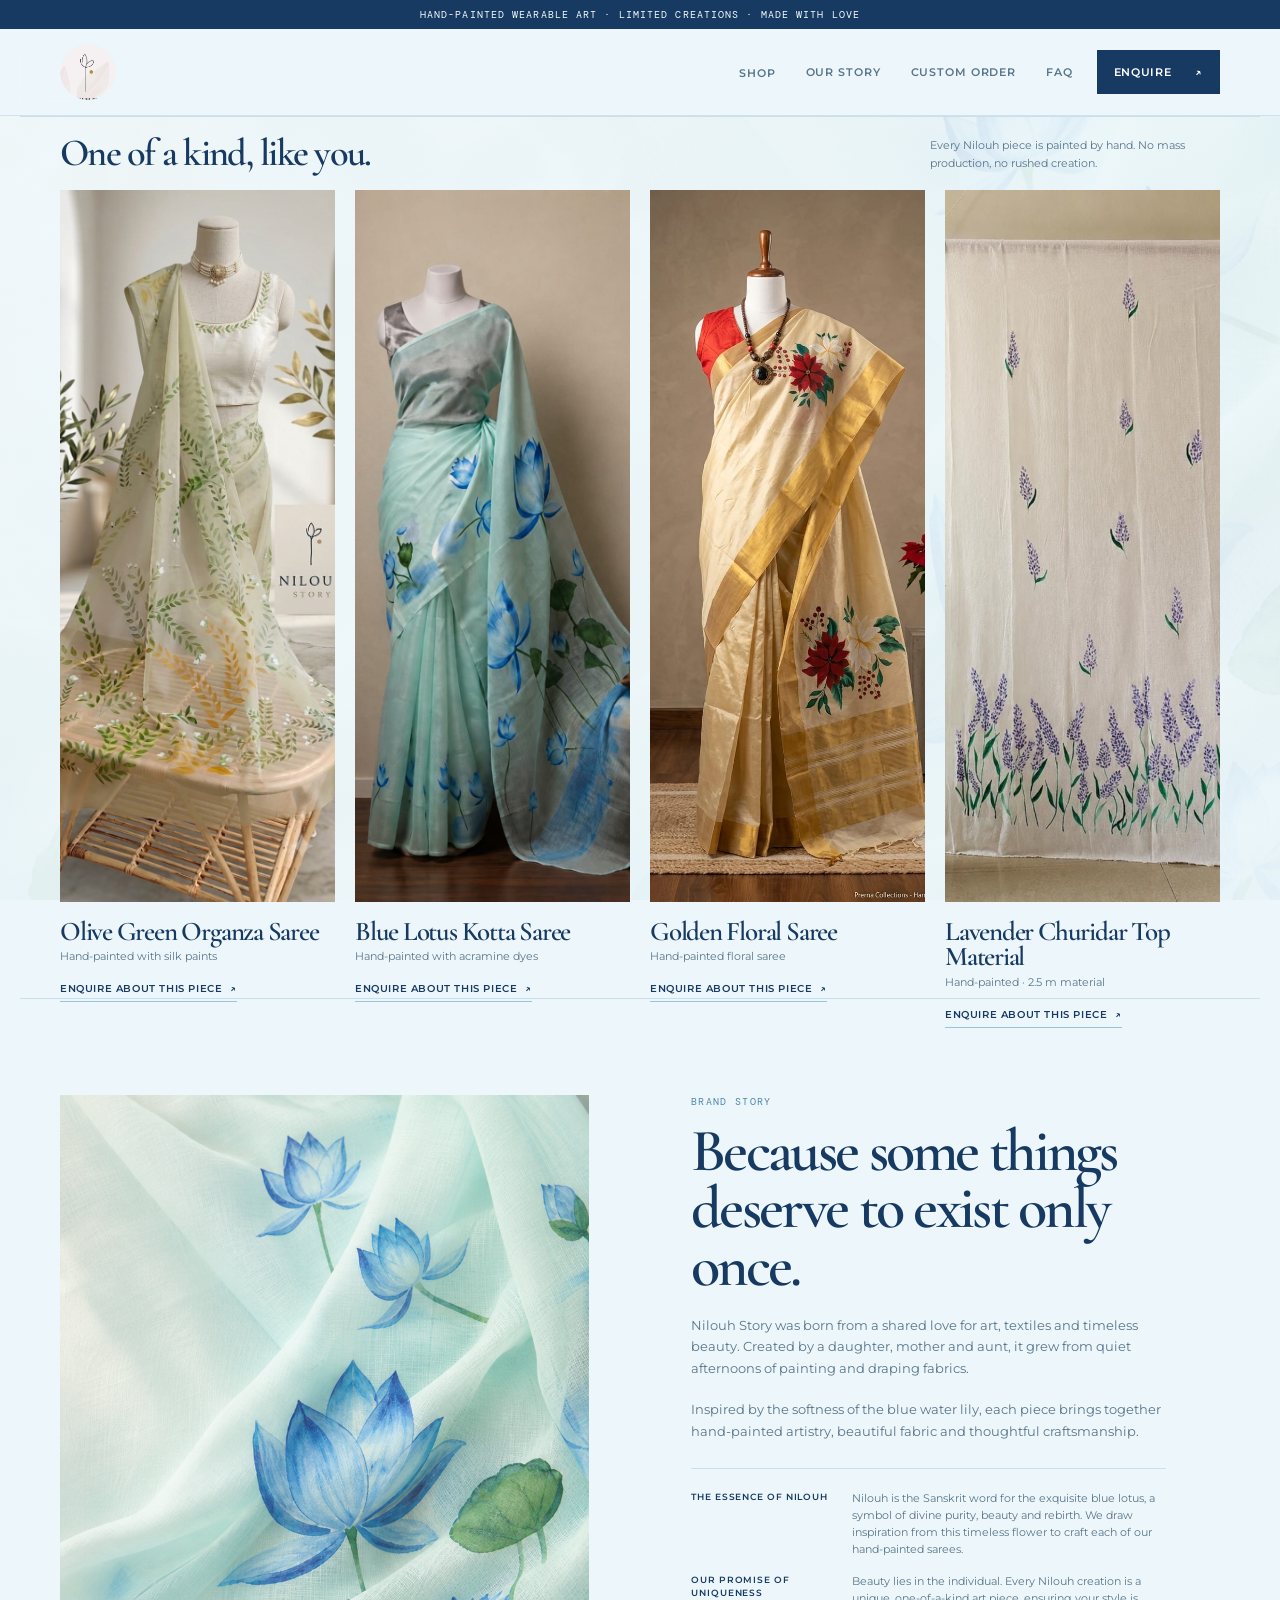
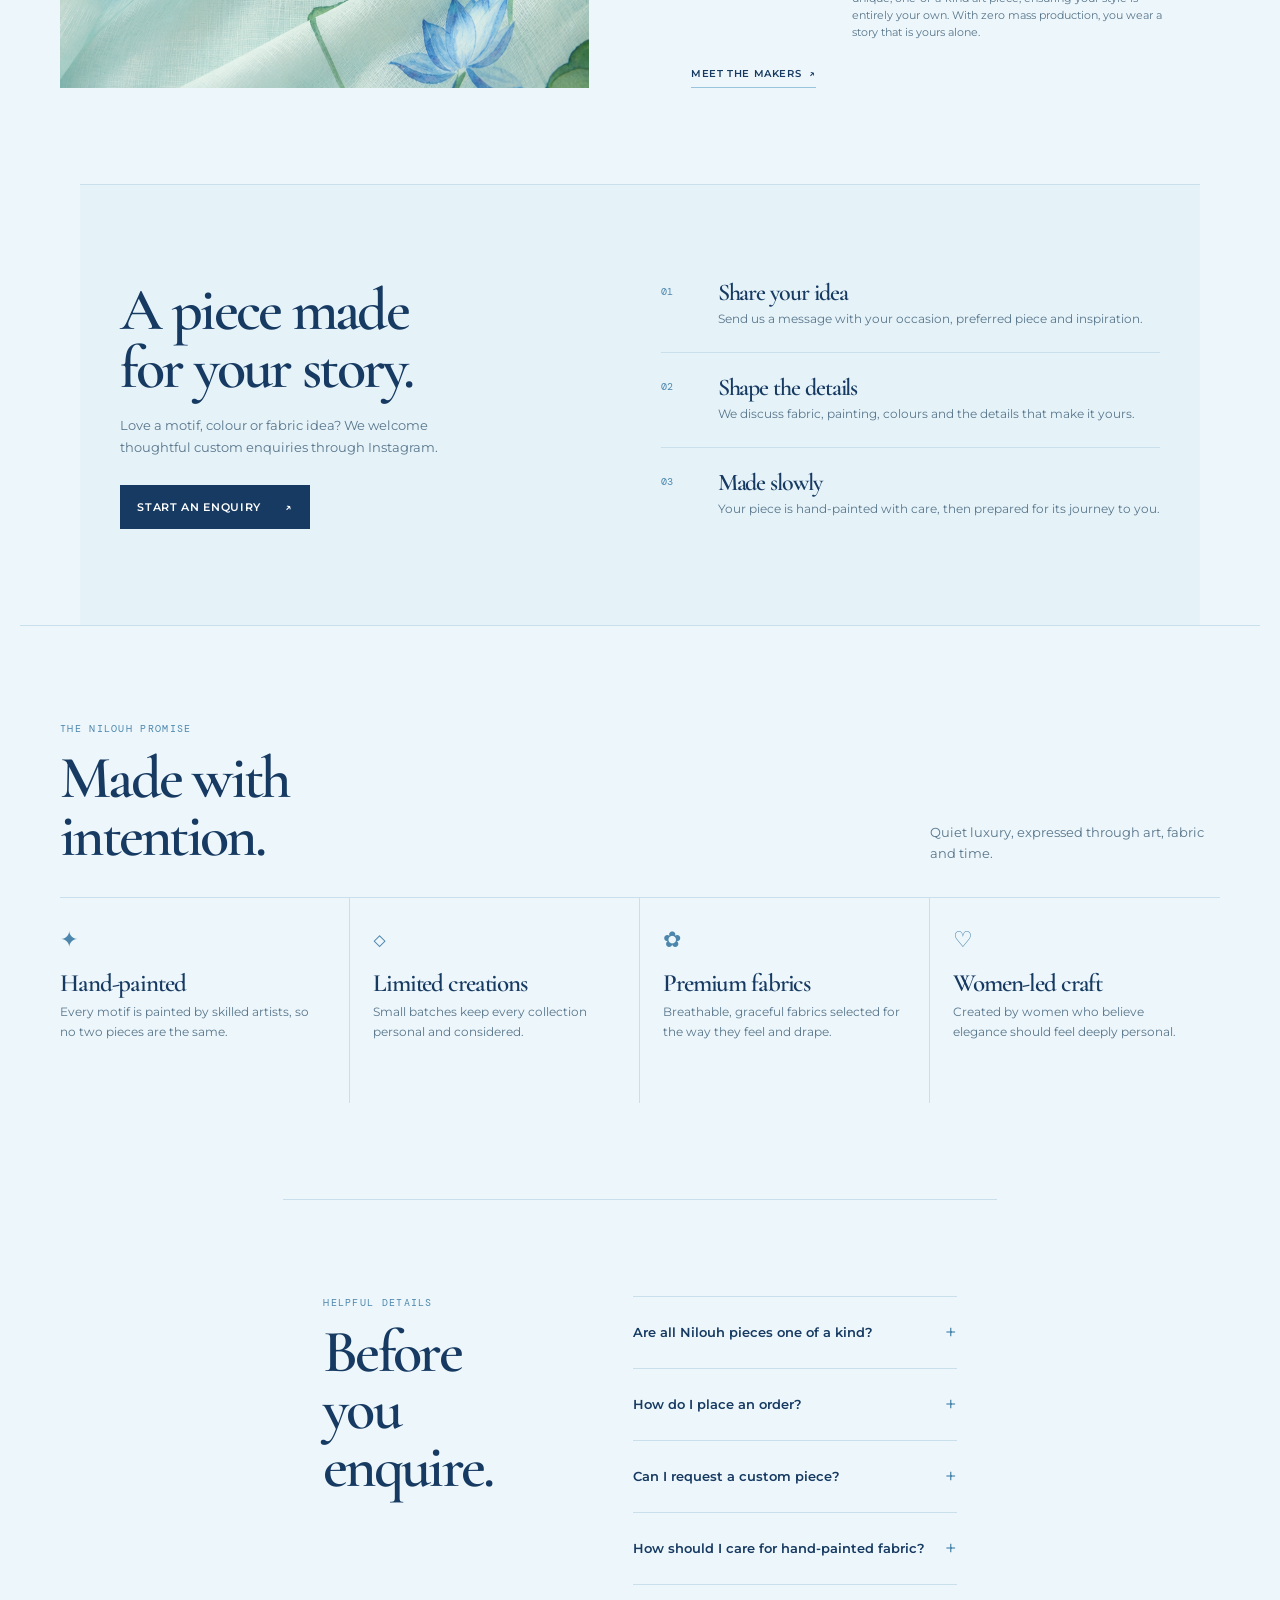
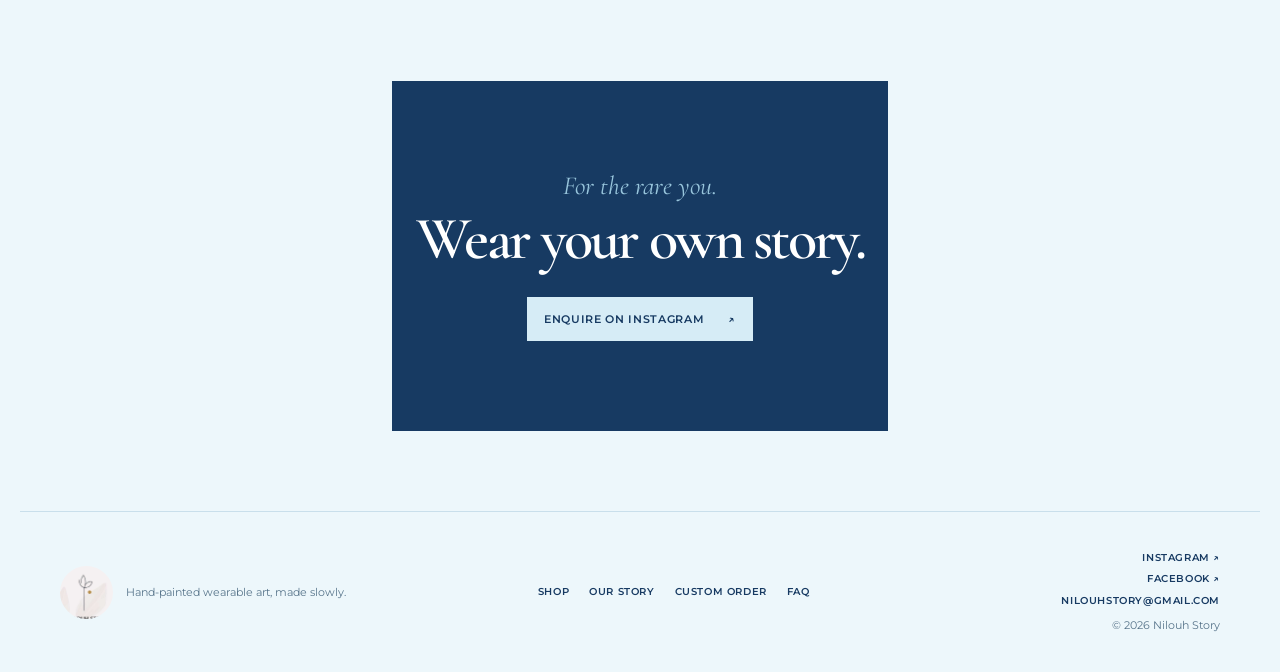
<file: index.html>
<!doctype html>
<html lang="en">
  <head>
    <meta charset="UTF-8" />
    <meta name="viewport" content="width=device-width, initial-scale=1.0" />
    <meta name="description" content="Nilouh Story creates limited-edition hand-painted sarees, dupattas, churidar sets and kurta tops in India. Discover wearable art made slowly, for the rare you." />
    <meta name="keywords" content="hand-painted sarees, hand-painted dupattas, hand-painted churidar sets, hand-painted kurta tops, wearable art clothing, Nilouh Story" />
    <meta name="robots" content="index, follow" />
    <link rel="canonical" href="https://nilouh.com/" />
    <meta property="og:type" content="website" />
    <meta property="og:title" content="Nilouh Story — Hand-painted clothing" />
    <meta property="og:description" content="Limited-edition hand-painted sarees, dupattas and churidar sets, made slowly in India." />
    <meta property="og:url" content="https://nilouh.com/" />
    <meta property="og:image" content="https://nilouh.com/images/nilouh-lotus-background.png" />
    <title>Hand-painted Sarees &amp; Clothing in India | Nilouh Story</title>
    <link rel="icon" type="image/jpeg" href="images/nilouh-story-logo.jpg" />
    <link rel="apple-touch-icon" href="images/nilouh-story-logo.jpg" />
    <link rel="stylesheet" href="style.css" />
    <script type="application/ld+json">
      {"@context":"https://schema.org","@graph":[
        {"@type":"Organization","name":"Nilouh Story","url":"https://nilouh.com/","email":"nilouhstory@gmail.com","logo":"https://nilouh.com/images/nilouh-story-logo.jpg","sameAs":["https://www.instagram.com/nilouh.story","https://www.facebook.com/share/1ML6PA8EGe/"]},
        {"@type":"WebSite","name":"Nilouh Story","url":"https://nilouh.com/","description":"Hand-painted sarees, dupattas, churidar sets and kurta tops."}
      ]}
    </script>
  </head>
  <body>
    <a class="skip-link" href="#main-content">Skip to content</a>
    <div class="announcement" role="status">Hand-painted wearable art · Limited creations · Made with love</div>

    <header class="site-header">
      <div class="header-inner">
        <a href="index.html" class="brand" aria-label="Nilouh Story home">
          <img src="images/nilouh-story-logo.jpg" alt="Nilouh Story" />
        </a>
        <button class="menu-toggle" type="button" aria-expanded="false" aria-controls="site-navigation">
          <span class="sr-only">Open menu</span><span aria-hidden="true">Menu</span>
        </button>
        <nav id="site-navigation" class="site-nav" aria-label="Main navigation">
          <a href="#featured">Shop</a>
          <a href="#story">Our story</a>
          <a href="#custom-order">Custom order</a>
          <a href="#faq">FAQ</a>
        </nav>
        <a class="header-cta" href="https://www.instagram.com/nilouh.story?igsh=MXhwOWQxM3IzNGx6aw==" target="_blank" rel="noopener">Enquire <span aria-hidden="true">↗</span></a>
      </div>
    </header>

    <main id="main-content">
      <section id="collection" class="collection-intro section-shell" aria-labelledby="collection-title">
        <div class="section-kicker"><span>01</span><p>Shop Nilouh</p></div>
        <div class="collection-intro__heading"><h1 id="collection-title">Find the piece<br /><em>that feels like yours.</em></h1><p>Hand-painted clothing created in small quantities, for wardrobes with a story.</p></div>
        <div class="category-grid">
          <a class="category-card" href="sarees.html" data-tooltip="Hand-painted drapes" aria-label="Sarees — Hand-painted drapes"><span>01</span><h2>Sarees</h2><b>Explore <i aria-hidden="true">→</i></b></a>
          <a class="category-card" href="dupattas.html" data-tooltip="Artful finishing touches" aria-label="Dupattas and Stoles — Artful finishing touches"><span>02</span><h2>Dupattas &amp; Stoles</h2><b>Explore <i aria-hidden="true">→</i></b></a>
          <a class="category-card" href="kurta-tops.html" data-tooltip="Everyday wearable art" aria-label="Kurta Tops — Everyday wearable art"><span>03</span><h2>Kurta Tops</h2><b>Explore <i aria-hidden="true">→</i></b></a>
          <a class="category-card" href="churidar-sets.html" data-tooltip="Complete hand-painted looks" aria-label="Churidar Sets — Complete hand-painted looks"><span>04</span><h2>Churidar Sets</h2><b>Explore <i aria-hidden="true">→</i></b></a>
          <a class="category-card" href="silk-scarves.html" data-tooltip="Small canvases, made personal" aria-label="Silk Scarves — Small canvases, made personal"><span>05</span><h2>Silk Scarves</h2><b>Coming soon <i aria-hidden="true">→</i></b></a>
        </div>
      </section>

      <section id="featured" class="featured section-shell" aria-labelledby="featured-title">
        <div class="section-heading"><div><h2 id="featured-title">One of a kind, like you.</h2></div><p>Every Nilouh piece is painted by hand. No mass production, no rushed creation.</p></div>
        <div class="product-grid">
          <article class="product-card"><a class="product-image image-frame" href="sarees.html" aria-label="View Olive Green Organza Saree in the Sarees collection"><img src="images/olive-green-organza-saree.jpeg" alt="Olive green hand-painted organza saree with botanical leaf motifs" loading="lazy" /></a><div class="product-copy"><h3>Olive Green Organza Saree</h3><p>Hand-painted with silk paints</p></div><a class="text-action" href="https://www.instagram.com/nilouh.story?igsh=MXhwOWQxM3IzNGx6aw==" target="_blank" rel="noopener">Enquire about this piece <span aria-hidden="true">↗</span></a></article>
          <article class="product-card"><a class="product-image image-frame" href="sarees.html" aria-label="View Blue Lotus Kotta Saree in the Sarees collection"><img src="images/blue-lotus-kotta-saree-studio-1.png" alt="Blue lotus hand-painted Kotta saree in a light-blue studio setting" loading="lazy" /></a><div class="product-copy"><h3>Blue Lotus Kotta Saree</h3><p>Hand-painted with acramine dyes</p></div><a class="text-action" href="https://www.instagram.com/nilouh.story?igsh=MXhwOWQxM3IzNGx6aw==" target="_blank" rel="noopener">Enquire about this piece <span aria-hidden="true">↗</span></a></article>
          <article class="product-card"><a class="product-image image-frame" href="sarees.html" aria-label="View Golden Floral Saree in the Sarees collection"><img src="images/golden-floral-saree-main.jpeg" alt="Golden hand-painted saree with red and white floral motifs" loading="lazy" /></a><div class="product-copy"><h3>Golden Floral Saree</h3><p>Hand-painted floral saree</p></div><a class="text-action" href="https://www.instagram.com/nilouh.story?igsh=MXhwOWQxM3IzNGx6aw==" target="_blank" rel="noopener">Enquire about this piece <span aria-hidden="true">↗</span></a></article>
          <article class="product-card"><a class="product-image image-frame" href="kurta-tops.html" aria-label="View Lavender Churidar Top Material in the Kurta Tops collection"><img src="images/lavender-churidar-top-material.jpeg" alt="White churidar top material hand-painted with lavender flowers" loading="lazy" /></a><div class="product-copy"><h3>Lavender Churidar Top Material</h3><p>Hand-painted · 2.5 m material</p></div><a class="text-action" href="https://www.instagram.com/nilouh.story?igsh=MXhwOWQxM3IzNGx6aw==" target="_blank" rel="noopener">Enquire about this piece <span aria-hidden="true">↗</span></a></article>
        </div>
      </section>

      <section id="story" class="story section-shell" aria-labelledby="story-title">
        <div class="story-art" aria-hidden="true"></div>
        <div class="story-copy">
          <p class="eyebrow">Brand story</p>
          <h2 id="story-title">Because some things deserve to exist only once.</h2>
          <p>Nilouh Story was born from a shared love for art, textiles and timeless beauty. Created by a daughter, mother and aunt, it grew from quiet afternoons of painting and draping fabrics.</p>
          <p>Inspired by the softness of the blue water lily, each piece brings together hand-painted artistry, beautiful fabric and thoughtful craftsmanship.</p>
          <div class="brand-essence">
            <section aria-labelledby="essence-title">
              <h3 id="essence-title">The essence of Nilouh</h3>
              <p>Nilouh is the Sanskrit word for the exquisite blue lotus, a symbol of divine purity, beauty and rebirth. We draw inspiration from this timeless flower to craft each of our hand-painted sarees.</p>
            </section>
            <section aria-labelledby="uniqueness-title">
              <h3 id="uniqueness-title">Our promise of uniqueness</h3>
              <p>Beauty lies in the individual. Every Nilouh creation is a unique, one-of-a-kind art piece, ensuring your style is entirely your own. With zero mass production, you wear a story that is yours alone.</p>
            </section>
          </div>
          <a class="text-action" href="https://www.instagram.com/nilouh.story?igsh=MXhwOWQxM3IzNGx6aw==" target="_blank" rel="noopener">Meet the makers <span aria-hidden="true">↗</span></a>
        </div>
      </section>

      <section id="custom-order" class="custom-order section-shell" aria-labelledby="custom-title">
        <div class="custom-order__grid"><div><h2 id="custom-title">A piece made<br />for your story.</h2><p>Love a motif, colour or fabric idea? We welcome thoughtful custom enquiries through Instagram.</p><a class="button" href="https://www.instagram.com/nilouh.story?igsh=MXhwOWQxM3IzNGx6aw==" target="_blank" rel="noopener">Start an enquiry <span aria-hidden="true">↗</span></a></div><ol class="process"><li><span>01</span><div><h3>Share your idea</h3><p>Send us a message with your occasion, preferred piece and inspiration.</p></div></li><li><span>02</span><div><h3>Shape the details</h3><p>We discuss fabric, painting, colours and the details that make it yours.</p></div></li><li><span>03</span><div><h3>Made slowly</h3><p>Your piece is hand-painted with care, then prepared for its journey to you.</p></div></li></ol></div>
      </section>

      <section id="craft" class="values section-shell" aria-labelledby="values-title">
        <div class="section-heading"><div><p class="eyebrow">The Nilouh promise</p><h2 id="values-title">Made with<br />intention.</h2></div><p>Quiet luxury, expressed through art, fabric and time.</p></div>
        <div class="value-grid"><article><span aria-hidden="true">✦</span><h3>Hand-painted</h3><p>Every motif is painted by skilled artists, so no two pieces are the same.</p></article><article><span aria-hidden="true">◇</span><h3>Limited creations</h3><p>Small batches keep every collection personal and considered.</p></article><article><span aria-hidden="true">✿</span><h3>Premium fabrics</h3><p>Breathable, graceful fabrics selected for the way they feel and drape.</p></article><article><span aria-hidden="true">♡</span><h3>Women-led craft</h3><p>Created by women who believe elegance should feel deeply personal.</p></article></div>
      </section>

      <section id="faq" class="faq section-shell" aria-labelledby="faq-title">
        <div><p class="eyebrow">Helpful details</p><h2 id="faq-title">Before you<br />enquire.</h2></div>
        <div class="faq-list"><details><summary>Are all Nilouh pieces one of a kind?<span aria-hidden="true">+</span></summary><p>Yes. Since every motif is painted by hand, small variations are part of each piece’s individuality.</p></details><details><summary>How do I place an order?<span aria-hidden="true">+</span></summary><p>Tap any Enquire button to message us on Instagram. We will share availability, sizing and order details with you personally.</p></details><details><summary>Can I request a custom piece?<span aria-hidden="true">+</span></summary><p>Yes. Tell us your occasion, preferred garment and inspiration through Instagram, and we will let you know what is possible.</p></details><details><summary>How should I care for hand-painted fabric?<span aria-hidden="true">+</span></summary><p>Hand wash separately in cold water, dry in shade and iron inside out to care for the fabric and painted artwork.</p></details></div>
      </section>

      <section class="closing" aria-labelledby="closing-title"><p>For the rare you.</p><h2 id="closing-title">Wear your own story.</h2><a class="button button--light" href="https://www.instagram.com/nilouh.story?igsh=MXhwOWQxM3IzNGx6aw==" target="_blank" rel="noopener">Enquire on Instagram <span aria-hidden="true">↗</span></a></section>
    </main>

    <footer class="site-footer"><div class="footer-brand"><img src="images/nilouh-story-logo.jpg" alt="Nilouh Story" /><p>Hand-painted wearable art, made slowly.</p></div><nav aria-label="Footer navigation"><a href="#featured">Shop</a><a href="#story">Our story</a><a href="#custom-order">Custom order</a><a href="#faq">FAQ</a></nav><div class="footer-contact"><a href="https://www.instagram.com/nilouh.story?igsh=MXhwOWQxM3IzNGx6aw==" target="_blank" rel="noopener">Instagram <span aria-hidden="true">↗</span></a><a href="https://www.facebook.com/share/1ML6PA8EGe/" target="_blank" rel="noopener">Facebook <span aria-hidden="true">↗</span></a><a href="mailto:nilouhstory@gmail.com">nilouhstory@gmail.com</a><p>© <span id="year"></span> Nilouh Story</p></div></footer>
    <script src="script.js"></script>
  </body>
</html>
</file>
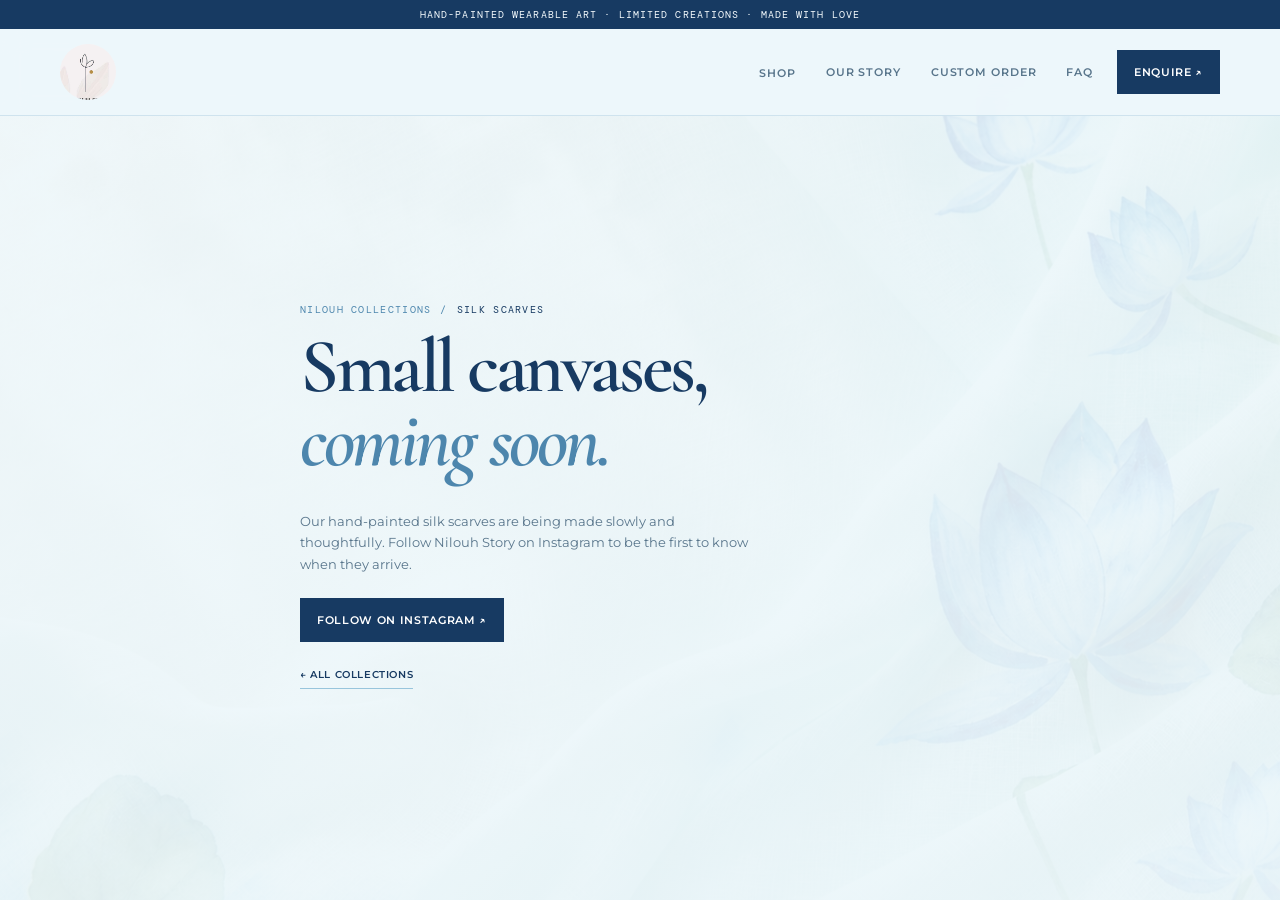
<file: silk-scarves.html>
<!doctype html>
<html lang="en"><head><meta charset="UTF-8" /><meta name="viewport" content="width=device-width, initial-scale=1.0" /><meta name="description" content="Nilouh Story silk scarves are coming soon." /><link rel="canonical" href="https://nilouh.com/silk-scarves.html" /><title>Silk Scarves Coming Soon | Nilouh Story</title><link rel="icon" type="image/jpeg" href="images/nilouh-story-logo.jpg" /><link rel="stylesheet" href="style.css" /></head>
<body><a class="skip-link" href="#main-content">Skip to content</a><div class="announcement">Hand-painted wearable art · Limited creations · Made with love</div><header class="site-header"><div class="header-inner"><a href="index.html" class="brand" aria-label="Nilouh Story home"><img src="images/nilouh-story-logo.jpg" alt="Nilouh Story" /></a><button class="menu-toggle" type="button" aria-expanded="false" aria-controls="site-navigation"><span class="sr-only">Open menu</span><span aria-hidden="true">Menu</span></button><nav id="site-navigation" class="site-nav" aria-label="Main navigation"><a href="index.html#featured">Shop</a><a href="index.html#story">Our story</a><a href="index.html#custom-order">Custom order</a><a href="index.html#faq">FAQ</a></nav><a class="header-cta" href="https://www.instagram.com/nilouh.story?igsh=MXhwOWQxM3IzNGx6aw==" target="_blank" rel="noopener">Enquire ↗</a></div></header>
<main id="main-content" class="coming-soon"><p class="eyebrow">Nilouh collections / Silk Scarves</p><h1>Small canvases,<br /><em>coming soon.</em></h1><p>Our hand-painted silk scarves are being made slowly and thoughtfully. Follow Nilouh Story on Instagram to be the first to know when they arrive.</p><a class="button" href="https://www.instagram.com/nilouh.story?igsh=MXhwOWQxM3IzNGx6aw==" target="_blank" rel="noopener">Follow on Instagram ↗</a><a class="back-link" href="index.html#collection">← All collections</a></main><script src="script.js"></script></body></html>
</file>
<file: style.css>
@import url('https://fonts.googleapis.com/css2?family=Cormorant+Garamond:ital,wght@0,500;0,600;0,700;1,600&family=DM+Mono&family=Montserrat:wght@400;500;600&display=swap');

:root { --paper:#edf7fb; --surface:#f8fcfe; --mist:#dbeef6; --water:#98c5dc; --blue:#4d86ad; --indigo:#173a62; --ink:#19334c; --muted:#58758b; --line:#c9dfeb; --space-1:8px; --space-2:16px; --space-3:24px; --space-4:40px; --space-5:64px; --space-6:96px; --radius:3px; }
* { box-sizing:border-box; }
html { scroll-behavior:smooth; }
body { margin:0; background:var(--paper); color:var(--ink); font-family:Montserrat, sans-serif; font-size:15px; line-height:1.65; }
body::before { content:""; position:fixed; inset:0; z-index:-1; background:linear-gradient(rgba(237,247,251,.88),rgba(237,247,251,.94)),url("images/nilouh-lotus-background.png") center top / cover; }
a { color:inherit; text-decoration:none; } button { font:inherit; } img { max-width:100%; }
:focus-visible { outline:2px solid var(--blue); outline-offset:4px; }
.sr-only { clip:rect(0 0 0 0); clip-path:inset(50%); height:1px; overflow:hidden; position:absolute; white-space:nowrap; width:1px; }
.skip-link { position:fixed; left:16px; top:-70px; z-index:20; background:var(--indigo); color:white; padding:10px 14px; font-size:12px; }.skip-link:focus { top:16px; }
.announcement { background:var(--indigo); color:#f5fbfe; padding:8px var(--space-3); text-align:center; font:10px "DM Mono",monospace; letter-spacing:.11em; text-transform:uppercase; }
.site-header { position:sticky; top:0; z-index:10; background:rgba(237,247,251,.94); border-bottom:1px solid rgba(201,223,235,.8); backdrop-filter:blur(12px); }
.header-inner, .section-shell, .site-footer { max-width:1240px; margin:auto; padding-left:40px; padding-right:40px; }
.header-inner { min-height:86px; display:flex; align-items:center; justify-content:space-between; gap:var(--space-3); }
.brand { display:block; flex:0 0 auto; }.brand img { display:block; width:56px; height:56px; object-fit:cover; object-position:top; border-radius:50%; }
.site-nav { display:flex; align-items:center; gap:30px; margin-left:auto; }.site-nav a { color:var(--muted); font-size:11px; font-weight:600; letter-spacing:.08em; text-transform:uppercase; }.site-nav a:hover { color:var(--indigo); }
.header-cta, .button { display:inline-flex; align-items:center; justify-content:center; gap:24px; min-height:44px; padding:0 17px; background:var(--indigo); color:#fff; font-size:11px; font-weight:600; letter-spacing:.06em; text-transform:uppercase; transition:background .2s ease, transform .2s ease; }.header-cta:hover,.button:hover { background:var(--blue); transform:translateY(-1px); }
.menu-toggle { display:none; background:none; border:0; color:var(--indigo); font-size:11px; font-weight:600; letter-spacing:.08em; text-transform:uppercase; }
.section-shell { padding-top:var(--space-6); padding-bottom:var(--space-6); }
.section-kicker, .eyebrow { display:flex; gap:9px; align-items:center; margin:0 0 14px; color:var(--blue); font:10px "DM Mono",monospace; letter-spacing:.13em; text-transform:uppercase; }.section-kicker span { color:var(--indigo); }
h1,h2,h3 { margin:0; color:var(--indigo); font-family:"Cormorant Garamond",serif; font-weight:600; line-height:.96; letter-spacing:-.045em; } h1 { font-size:clamp(48px,6vw,84px); } h1 em { color:var(--blue); font-weight:600; } h2 { font-size:clamp(39px,4.7vw,66px); } h3 { font-size:26px; }
.collection-intro { padding-top:54px; padding-bottom:54px; }.collection-intro__heading { display:flex; align-items:end; justify-content:space-between; gap:var(--space-4); }.collection-intro__heading > p, .section-heading > p { max-width:290px; margin:0; color:var(--muted); font-size:13px; }
.category-grid { display:grid; grid-template-columns:repeat(5,1fr); gap:10px; margin-top:42px; }.category-card { min-height:188px; display:flex; flex-direction:column; padding:17px; background:rgba(219,238,246,.88); border:1px solid rgba(201,223,235,.9); transition:transform .2s ease, background .2s ease; }.category-card:nth-child(2) { background:rgba(207,229,240,.9); }.category-card:nth-child(3) { background:rgba(192,219,234,.9); }.category-card:nth-child(4) { background:rgba(176,210,228,.9); }.category-card:nth-child(5) { background:rgba(160,200,222,.9); }.category-card:hover { background:#f7fcfe; transform:translateY(-4px); }.category-card > span { color:var(--blue); font:10px "DM Mono",monospace; }.category-card h2 { margin-top:auto; font-size:25px; }.category-card p { margin:6px 0 15px; color:var(--muted); font-size:10px; }.category-card b { font-size:10px; letter-spacing:.06em; text-transform:uppercase; }.category-card i { font-style:normal; padding-left:4px; }
.featured { border-top:1px solid var(--line); }.section-heading { display:flex; align-items:end; justify-content:space-between; gap:var(--space-4); margin-bottom:32px; }.product-grid { display:grid; grid-template-columns:repeat(3,1fr); gap:20px; }.product-card { min-width:0; }.image-frame { position:relative; overflow:hidden; background:var(--mist); }.product-image { aspect-ratio:3 / 4; }.image-frame img { display:block; width:100%; height:100%; object-fit:cover; transition:transform .45s ease; }.product-card:hover img { transform:scale(1.025); }.missing-image { position:absolute; inset:0; display:grid; place-items:center; padding:24px; color:var(--indigo); text-align:center; font-size:12px; }.product-copy { padding:17px 0 9px; }.product-copy h3 { font-size:27px; }.product-copy p { margin:3px 0 0; color:var(--muted); font-size:11px; }.text-action { display:inline-flex; gap:8px; align-items:center; color:var(--indigo); border-bottom:1px solid var(--water); padding-bottom:4px; font-size:10px; font-weight:600; letter-spacing:.06em; text-transform:uppercase; }.text-action:hover { color:var(--blue); border-color:var(--blue); }
.story { display:grid; grid-template-columns:1fr 1fr; gap:clamp(40px,8vw,110px); align-items:stretch; border-top:1px solid var(--line); }.story-art { min-height:500px; background:linear-gradient(rgba(225,243,250,.12),rgba(225,243,250,.12)),url("images/nilouh-lotus-background.png") right center / cover; }.story-copy { align-self:center; }.story-copy > p:not(.eyebrow) { max-width:475px; margin:20px 0 0; color:var(--muted); font-size:13px; }.story-copy .text-action { margin-top:25px; }.brand-essence { display:grid; gap:15px; max-width:475px; margin-top:26px; padding-top:21px; border-top:1px solid var(--line); }.brand-essence section { display:grid; grid-template-columns:145px 1fr; gap:16px; align-items:start; }.brand-essence h3 { font-family:Montserrat,sans-serif; font-size:9px; font-weight:600; line-height:1.45; letter-spacing:.1em; text-transform:uppercase; }.brand-essence p { margin:0; color:var(--muted); font-size:11px; line-height:1.55; }
.custom-order { border-top:1px solid var(--line); background:rgba(219,238,246,.42); }.custom-order__grid { display:grid; grid-template-columns:.92fr 1.08fr; gap:clamp(40px,9vw,120px); align-items:start; }.custom-order__grid > div > p { max-width:360px; margin:19px 0 27px; color:var(--muted); font-size:13px; }.process { display:grid; gap:23px; margin:0; padding:0; list-style:none; }.process li { display:grid; grid-template-columns:42px 1fr; gap:15px; padding-bottom:23px; border-bottom:1px solid var(--line); }.process li:last-child { padding-bottom:0; border-bottom:0; }.process li > span { color:var(--blue); font:10px "DM Mono",monospace; padding-top:4px; }.process h3 { font-size:24px; }.process p { margin:5px 0 0; color:var(--muted); font-size:12px; }
.values { border-top:1px solid var(--line); }.value-grid { display:grid; grid-template-columns:repeat(4,1fr); border-top:1px solid var(--line); }.value-grid article { min-height:205px; padding:24px 23px; border-right:1px solid var(--line); }.value-grid article:first-child { padding-left:0; }.value-grid article:last-child { border-right:0; }.value-grid span { color:var(--blue); font-size:22px; }.value-grid h3 { margin:13px 0 7px; font-size:25px; }.value-grid p { margin:0; color:var(--muted); font-size:12px; }
.faq { display:grid; grid-template-columns:.75fr 1.25fr; gap:clamp(40px,9vw,130px); align-items:start; border-top:1px solid var(--line); }.faq-list { border-top:1px solid var(--line); }.faq details { border-bottom:1px solid var(--line); }.faq summary { display:flex; align-items:center; justify-content:space-between; gap:20px; cursor:pointer; list-style:none; padding:19px 0; color:var(--indigo); font-size:13px; font-weight:600; }.faq summary::-webkit-details-marker { display:none; }.faq summary span { color:var(--blue); font-size:20px; font-weight:400; transition:transform .2s ease; }.faq details[open] summary span { transform:rotate(45deg); }.faq details p { max-width:530px; margin:0 0 20px; color:var(--muted); font-size:12px; }
.closing { max-width:1160px; min-height:350px; display:flex; flex-direction:column; align-items:center; justify-content:center; margin:0 auto 80px; padding:68px 24px; background:var(--indigo); color:#eef8fc; text-align:center; }.closing > p { margin:0 0 9px; color:var(--water); font:italic 26px "Cormorant Garamond",serif; }.closing h2 { color:#fff; }.button--light { margin-top:29px; background:#d6ecf6; color:var(--indigo); }.button--light:hover { background:#fff; }
.site-footer { display:grid; grid-template-columns:1.2fr 1fr 1fr; align-items:center; gap:var(--space-4); padding-top:38px; padding-bottom:38px; border-top:1px solid var(--line); }.footer-brand { display:flex; align-items:center; gap:13px; }.footer-brand img { width:53px; height:53px; object-fit:cover; object-position:top; border-radius:50%; }.site-footer p { margin:0; color:var(--muted); font-size:11px; }.site-footer nav { display:flex; flex-wrap:wrap; justify-content:center; gap:12px 20px; }.site-footer nav a,.footer-contact a { color:var(--indigo); font-size:10px; font-weight:600; letter-spacing:.06em; text-transform:uppercase; }.footer-contact { text-align:right; }.footer-contact p { margin-top:7px; }
/* Sarees collection page */
.collection-page { max-width:1240px; margin:auto; padding:70px 40px 100px; }.collection-page__intro { max-width:500px; }.collection-page__intro p:last-of-type { color:var(--muted); font-size:13px; }.back-link { display:inline-flex; margin:25px 0 45px; color:var(--indigo); border-bottom:1px solid var(--water); padding-bottom:4px; font-size:10px; font-weight:600; letter-spacing:.06em; text-transform:uppercase; }.collection-products { display:grid; grid-template-columns:repeat(3,1fr); gap:20px; }.collection-image { aspect-ratio:3 / 4; }.collection-product h2 { margin:16px 0 4px; font-size:28px; }.collection-product > p { margin:0 0 12px; color:var(--muted); font-size:11px; }
.product-carousel { width:100%; }.carousel-stage { position:relative; aspect-ratio:3 / 4; overflow:hidden; background:var(--mist); }.carousel-slide { width:100%; height:100%; margin:0; }.carousel-slide img { width:100%; height:100%; display:block; object-fit:cover; }.carousel-control { position:absolute; top:50%; z-index:1; width:36px; height:36px; display:grid; place-items:center; border:0; border-radius:50%; background:rgba(255,255,255,.88); color:var(--indigo); cursor:pointer; transform:translateY(-50%); }.carousel-control:hover { background:#fff; }.carousel-control--previous { left:10px; }.carousel-control--next { right:10px; }.carousel-thumbnails { display:flex; gap:6px; overflow-x:auto; padding-top:8px; }.carousel-thumbnails button { flex:0 0 42px; height:55px; padding:0; overflow:hidden; border:1px solid transparent; background:var(--mist); cursor:pointer; }.carousel-thumbnails button.is-active { border-color:var(--indigo); }.carousel-thumbnails img { width:100%; height:100%; display:block; object-fit:cover; }
.coming-soon { max-width:760px; min-height:calc(100vh - 140px); display:flex; flex-direction:column; justify-content:center; align-items:flex-start; margin:auto; padding:70px 40px; }.coming-soon h1 { margin-bottom:20px; }.coming-soon > p:not(.eyebrow) { max-width:450px; color:var(--muted); font-size:13px; }.coming-soon .button { margin-top:10px; }.coming-soon .back-link { margin-bottom:0; }
@media (max-width:820px) { .header-inner,.section-shell,.site-footer,.collection-page { padding-left:24px; padding-right:24px; }.category-grid { grid-template-columns:repeat(3,1fr); }.category-card { min-height:160px; }.story,.custom-order__grid,.faq { gap:48px; }.value-grid { grid-template-columns:repeat(2,1fr); }.value-grid article:nth-child(3) { padding-left:0; }.value-grid article:nth-child(2) { border-right:0; }.collection-products { grid-template-columns:repeat(2,1fr); } }
@media (max-width:640px) { body { font-size:14px; }.announcement { font-size:9px; }.header-inner { min-height:76px; }.brand img { width:51px; height:51px; }.menu-toggle { display:block; margin-left:auto; padding:12px 0 12px 12px; }.site-nav { display:none; position:absolute; top:100%; right:0; left:0; gap:0; margin:0; padding:10px 24px 18px; background:var(--paper); border-bottom:1px solid var(--line); }.site-nav.is-open { display:grid; }.site-nav a { padding:12px 0; border-bottom:1px solid var(--line); }.site-nav a:last-child { border-bottom:0; }.header-cta { min-height:38px; padding:0 11px; font-size:9px; }.section-shell { padding-top:62px; padding-bottom:62px; }.collection-intro { padding-top:38px; padding-bottom:42px; }.collection-intro__heading,.section-heading { display:block; }.collection-intro__heading > p,.section-heading > p { margin-top:17px; }.category-grid { grid-template-columns:repeat(2,1fr); gap:8px; margin-top:28px; }.category-card { min-height:154px; padding:14px; }.category-card h2 { font-size:23px; }.product-grid,.story,.custom-order__grid,.faq,.site-footer { grid-template-columns:1fr; }.product-grid { gap:34px; }.product-image { aspect-ratio:4 / 5; }.story { gap:0; }.story-art { min-height:280px; }.story-copy { padding-top:38px; }.value-grid { grid-template-columns:1fr; }.value-grid article,.value-grid article:nth-child(2) { min-height:0; padding:22px 0; border-right:0; border-bottom:1px solid var(--line); }.value-grid article:last-child { border-bottom:0; }.faq { gap:28px; }.closing { min-height:300px; margin-bottom:46px; }.site-footer { gap:22px; padding-top:30px; padding-bottom:30px; }.site-footer nav { justify-content:flex-start; }.footer-contact { text-align:left; }.collection-page { padding-top:48px; padding-bottom:70px; }.collection-products { grid-template-columns:1fr; gap:34px; } }
@media (prefers-reduced-motion:reduce) { html { scroll-behavior:auto; } *,*::before,*::after { transition-duration:.01ms !important; } }

/* Shop-first homepage: show the current edit before category navigation. */
main { display:flex; flex-direction:column; }
.featured { order:1; padding-top:42px; }
.collection-intro { order:2; padding-top:42px; padding-bottom:42px; }
.story { order:3; }.custom-order { order:4; }.values { order:5; }.faq { order:6; }.closing { order:7; }
.collection-intro__heading { align-items:center; }
.collection-intro__heading h1 { font-size:clamp(38px,4.3vw,58px); }
.collection-intro__heading > p { font-size:12px; }
.category-grid { grid-template-columns:repeat(5,minmax(0,1fr)); gap:8px; margin-top:25px; }
.category-card { min-height:112px; padding:13px; }.category-card h2 { font-size:20px; }.category-card p { margin:3px 0 9px; font-size:9px; }.category-card b { font-size:9px; }
@media (max-width:820px) { .category-grid { grid-template-columns:repeat(3,1fr); } }
@media (max-width:640px) { .featured { padding-top:34px; }.collection-intro { padding-top:36px; padding-bottom:36px; }.category-grid { grid-template-columns:repeat(2,1fr); gap:7px; }.category-card { min-height:116px; }.collection-intro__heading h1 { font-size:39px; } }

/* Compact collection navigation, inspired by editorial shop filter bars. */
.collection-intro { order:1; padding-top:12px; padding-bottom:12px; }
.featured { order:2; padding-top:18px; }
.collection-intro .section-kicker { display:none; }
.collection-intro__heading { position:absolute; width:1px; height:1px; margin:-1px; overflow:hidden; clip:rect(0 0 0 0); white-space:nowrap; }
.category-grid { display:flex; gap:0; margin-top:0; overflow-x:auto; border:1px solid var(--line); scrollbar-width:thin; }
.category-card { flex:1 0 178px; min-height:60px; height:60px; padding:10px 15px; display:flex; flex-direction:row; align-items:center; justify-content:space-between; border:0; border-right:1px solid var(--line); background:rgba(219,238,246,.9); }
.category-card:last-child { border-right:0; }.category-card > span,.category-card p { display:none; }.category-card h2 { margin:0; color:var(--indigo); font-size:19px; line-height:1; white-space:nowrap; }.category-card b { margin:0; color:var(--indigo); font-size:9px; }.category-card b { font-size:0; }.category-card b i { font-size:17px; padding:0; }
.category-card:hover { background:#f8fcfe; transform:none; }
.category-tooltip { position:fixed; z-index:30; max-width:210px; padding:8px 10px; background:var(--indigo); color:#fff; border-radius:2px; box-shadow:0 7px 18px rgba(23,58,98,.18); font-size:11px; line-height:1.35; opacity:0; pointer-events:none; transform:translate(-50%,-4px); transition:opacity .15s ease,transform .15s ease; }.category-tooltip.is-visible { opacity:1; transform:translate(-50%,0); }
.missing-image { display:none; }

/* Four featured pieces fit cleanly on desktop and stay readable on smaller screens. */
.product-grid { grid-template-columns:repeat(4,1fr); }
@media (max-width:1050px) and (min-width:641px) { .product-grid { grid-template-columns:repeat(2,1fr); } }
@media (max-width:640px) { .collection-intro { padding-top:8px; padding-bottom:8px; }.featured { padding-top:18px; }.category-grid { margin-left:-24px; margin-right:-24px; border-left:0; border-right:0; }.category-card { flex-basis:155px; min-height:56px; height:56px; padding:10px 13px; }.category-card h2 { font-size:17px; }.brand-essence { gap:17px; }.brand-essence section { grid-template-columns:1fr; gap:5px; } }

.footer-contact { display:grid; justify-items:end; gap:5px; }.footer-contact p { margin-top:2px; }
@media (max-width:640px) { .footer-contact { justify-items:start; } }

.featured .section-heading { margin-bottom:18px; }
.featured .section-heading h2 { font-size:clamp(28px,3vw,42px); }
.featured .section-heading > p { font-size:11px; }

/* Responsive layout safeguards — kept last so they override earlier desktop rules. */
html, body { max-width:100%; overflow-x:clip; }
main, .site-header, .header-inner, .section-shell, .site-footer, .product-grid, .collection-products { min-width:0; }

@media (max-width:640px) {
  .announcement { padding:8px 16px; font-size:9px; line-height:1.45; letter-spacing:.08em; }
  .header-inner { min-height:72px; gap:12px; padding-left:20px; padding-right:20px; }
  .brand img { width:48px; height:48px; }
  .menu-toggle { min-height:44px; margin-left:auto; padding:10px 4px 10px 12px; }
  .header-cta { min-width:116px; min-height:42px; padding:0 12px; font-size:9px; }
  .site-nav { padding-left:20px; padding-right:20px; }

  .category-grid { overscroll-behavior-inline:contain; scroll-snap-type:inline proximity; }
  .category-card { scroll-snap-align:start; }

  .featured { padding-top:22px; padding-bottom:48px; }
  .featured .section-heading { display:grid; gap:13px; margin-bottom:24px; }
  .featured .section-heading h2 { font-size:clamp(30px,9vw,39px); line-height:1; }
  .featured .section-heading > p { max-width:30rem; margin:0; font-size:12px; line-height:1.55; }

  .product-grid { grid-template-columns:repeat(2, minmax(0, 1fr)); gap:28px 14px; }
  .product-card { min-width:0; }
  .product-image { aspect-ratio:3 / 4; }
  .product-copy { padding:11px 0 7px; }
  .product-copy h3 { font-size:20px; line-height:1.02; letter-spacing:-.035em; }
  .product-copy p { font-size:10px; line-height:1.45; }
  .product-card .text-action { gap:5px; font-size:8px; line-height:1.35; }

  .story-art { min-height:240px; }
  .story-copy { padding-top:30px; }
  .custom-order__grid { gap:32px; }
  .collection-page { padding-left:20px; padding-right:20px; }
  .collection-products { grid-template-columns:1fr; gap:38px; }
}

@media (max-width:380px) {
  .header-inner { gap:8px; }
  .header-cta { min-width:104px; padding:0 10px; }
  .product-grid { gap:24px 12px; }
  .product-copy h3 { font-size:18px; }
}

.breadcrumbs { display:flex; flex-wrap:wrap; gap:9px; align-items:center; margin:0 0 14px; color:var(--blue); font:10px "DM Mono",monospace; letter-spacing:.13em; text-transform:uppercase; }
.breadcrumbs a { color:var(--blue); text-decoration:underline; text-decoration-color:transparent; text-underline-offset:4px; transition:color .2s ease,text-decoration-color .2s ease; }
.breadcrumbs a:hover,.breadcrumbs a:focus-visible { color:var(--indigo); text-decoration-color:currentColor; }
.breadcrumbs [aria-current="page"] { color:var(--indigo); }
.collection-product .product-note { margin:0 0 14px; color:var(--muted); font-size:11px; line-height:1.55; }

/* Compact collection introductions so the products appear sooner on every subpage. */
.collection-page { padding-top:24px; }
.collection-page__intro { max-width:620px; }
.collection-page__intro h1 { font-size:clamp(38px,3.8vw,52px); line-height:.94; }
.collection-page__intro > p:last-child { max-width:540px; margin:10px 0 0; line-height:1.48; }
.collection-page .back-link { margin:12px 0 18px; }

@media (min-width:641px) {
  .collection-page__intro h1 { white-space:nowrap; }
}

@media (max-width:640px) {
  .collection-page { padding-top:22px; }
  .collection-page__intro h1 { font-size:clamp(32px,9vw,40px); }
  .collection-page__intro > p:last-child { margin-top:9px; }
  .collection-page .back-link { margin:11px 0 18px; }
}

/* Show every shop category on small screens instead of clipping them in a horizontal strip. */
@media (max-width:640px) {
  .category-grid { display:grid; grid-template-columns:repeat(2,minmax(0,1fr)); gap:7px; margin:0; overflow:visible; border:0; scroll-snap-type:none; }
  .category-card { min-width:0; min-height:58px; height:auto; padding:10px 12px; border:1px solid var(--line); }
  .category-card:last-child { grid-column:span 2; border-right:1px solid var(--line); }
  .category-card h2 { font-size:16px; }
}

/* Header shop menu replaces the large homepage collection strip. */
.collection-intro.section-shell { display:none; }
.shop-menu-item { position:relative; }
.shop-menu { position:absolute; z-index:20; top:calc(100% + 16px); left:-16px; width:230px; display:none; padding:10px 0; background:var(--indigo); border:1px solid rgba(255,255,255,.16); box-shadow:0 16px 32px rgba(23,58,98,.2); }
.shop-menu-item.is-open .shop-menu { display:grid; }
.shop-menu a { padding:11px 17px; color:#fff; font-size:10px; font-weight:600; letter-spacing:.08em; text-transform:uppercase; }
.shop-menu a:hover,.shop-menu a:focus-visible { background:rgba(255,255,255,.12); color:#fff; }

@media (max-width:640px) {
  .shop-menu-item { display:contents; }
  .shop-menu { position:static; width:auto; margin:0; padding:2px 0 8px 16px; background:transparent; border:0; box-shadow:none; }
  .shop-menu a { padding:9px 0 9px 14px; color:var(--blue); font-size:9px; border-bottom:0; }
  .shop-menu a:hover,.shop-menu a:focus-visible { background:transparent; color:var(--indigo); }
}
</file>
